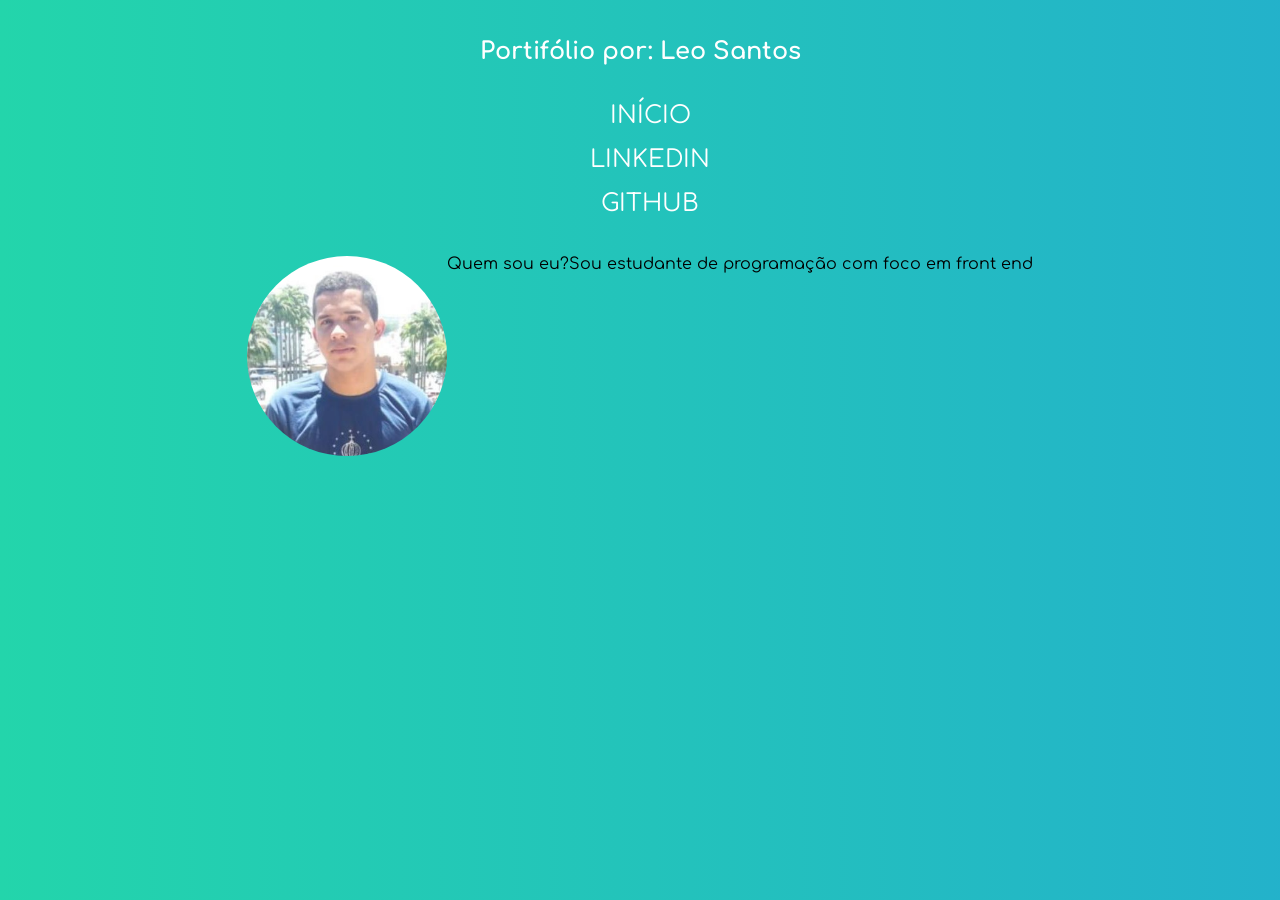
<file: portfolio/index.html>
<!DOCTYPE html>
<html lang="pt-br">
<head>
    <meta charset="UTF-8">
    <meta name="viewport" content="width=device-width, initial-scale=1.0">
    <title>Portifólio - Leo</title>
    <link href="https://fonts.googleapis.com/css2?family=Comfortaa&display=swap" rel="stylesheet">
    <link rel="stylesheet" href="./css/reset.css">
    <link rel="stylesheet" href="./css/base.css">
    <link rel="stylesheet" href="./css/header.css">
    <link rel="stylesheet" href="./css/content.css">
</head>
<body>

    <header class="header">
        <h1 class="name">Portifólio por: Leo Santos</h1>
        <nav>
            <ul class="social-media">
                <li><a href="#" class="action">Início</a></li>
                <li><a href="#" class="action">Linkedin</a></li>
                <li><a href="#" class="action">Github</a></li>
            </ul>
        </nav>
    </header>

    <main class="content">
        <img src="./img/profile.jpg" alt="Minha foto">
        <h2>Quem sou eu?</h2>
        <p>Sou estudante de programação com foco em front end</p>
    </main>
    
</body>
</html>
</file>
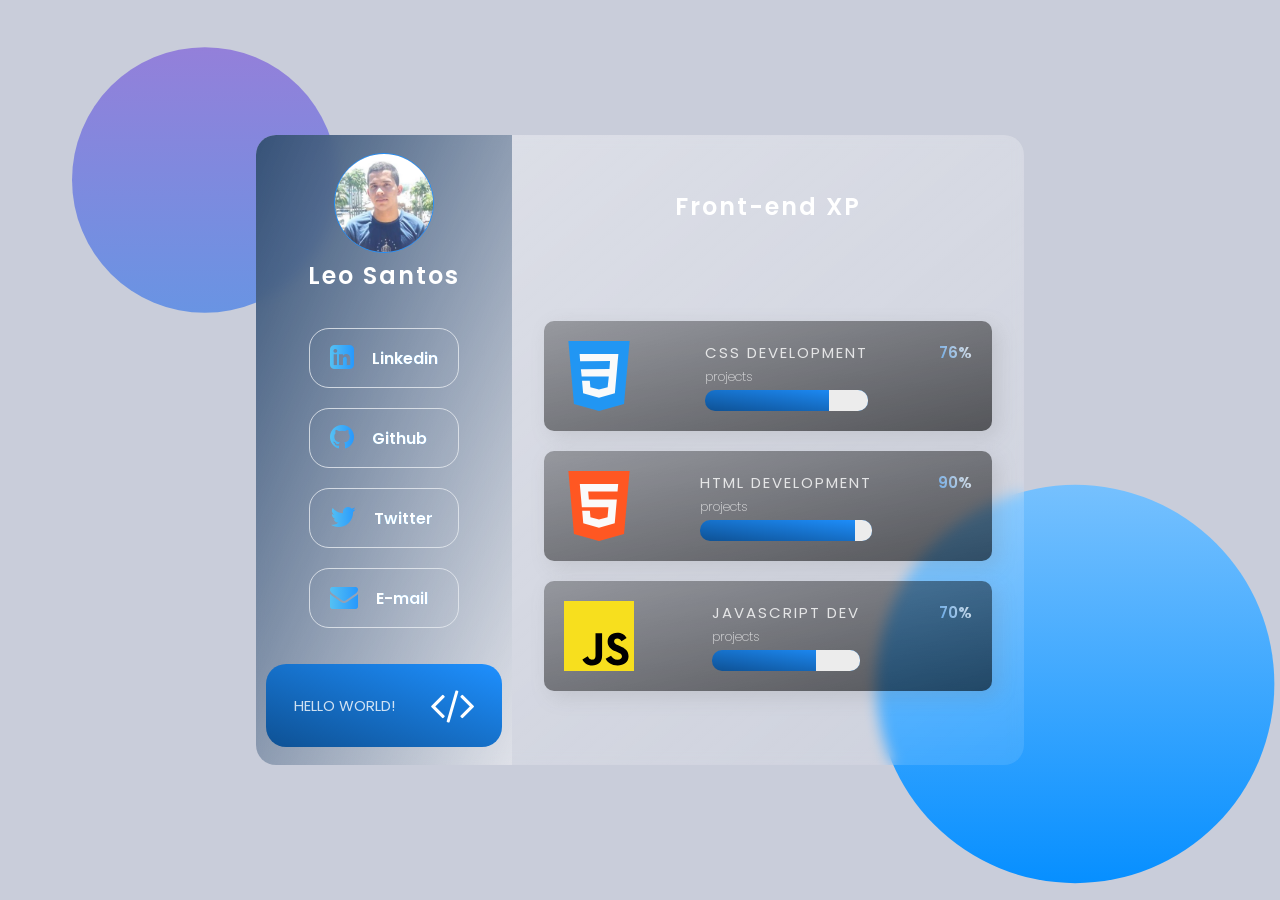
<file: src/index.html>
<!DOCTYPE html>
<html lang="en">
  <head>
    <meta charset="UTF-8" />
    <link rel="stylesheet" href="css/style.css" />
    <link
      rel="stylesheet"
      href="https://stackpath.bootstrapcdn.com/font-awesome/4.7.0/css/font-awesome.min.css"
      integrity="sha384-wvfXpqpZZVQGK6TAh5PVlGOfQNHSoD2xbE+QkPxCAFlNEevoEH3Sl0sibVcOQVnN"
      crossorigin="anonymous"
    />
    <title>Leo Santos</title>
  </head>
  <body>
    <main>
      <section class="glass">
        <div class="dashboard">
          <div class="user">
            <img src="img/profile.jpg" alt="avatar" />
            <h3>Leo Santos</h3>
            <!-- <p>Cool Front-Dev</p> -->
          </div>

          <div class="links">
            <ul>
              <li class="link">
                <a
                  href="https://www.linkedin.com/in/leonardosant02"
                  target="_blank"
                  ><i class="fa fa-linkedin-square" aria-hidden="true"></i
                ></a>
                <a href="https://www.linkedin.com/in/leonardosant02" target="_blank" class="social-text">Linkedin</a>
              </li>
              <li class="link">
                <a href="https://github.com/leosantosx" target="_blank"><i class="fa fa-github" aria-hidden="true"></i></a>
                <a href="https://github.com/leosantosx" target="_blank" class="social-text">Github</a>
              </li>
              <li class="link">
                <a href="https://twitter.com/Leo_sant01" target="_blank"
                  ><i class="fa fa-twitter" aria-hidden="true"></i></a>
                  <a href="https://twitter.com/Leo_sant01" target="_blank" class="social-text">Twitter</a>
              </li>
              <li class="link">
                <a href="mailto:leonardosaint748@gmail.com"><i class="fa fa-envelope" aria-hidden="true"></i></a>
                <a href="mailto:leonardosaint748@gmail.com" target="_blank" class="social-text">E-mail</a>
              </li>
            </ul>
          </div>

          <div class="pro">
            <h2>Hello World!</h2>
            <a href="#"><i class="fa fa-code" aria-hidden="true"></i></a>
          </div>
        </div>

        <div class="codes">
          <div class="status">
            <h1>Front-end XP</h1>
          </div>

          <ul class="cards">
            <li class="card">
              <img src="img/css.svg" alt="css" />
              <div class="card-info">
                <h2>CSS Development</h2>
                <p>projects</p>
                <div class="progress css"></div>
              </div>
              <h2 class="percentage">76%</h2>
            </li>

            <li class="card">
              <img src="img/html-5.svg" alt="css" />
              <div class="card-info">
                <h2>HTML Development</h2>
                <p>projects</p>
                <div class="progress html"></div>
              </div>
              <h2 class="percentage">90%</h2>
            </li>

            <li class="card">
              <img src="img/javascript.svg" alt="css" />
              <div class="card-info">
                <h2>Javascript Dev</h2>
                <p>projects</p>
                <div class="progress js"></div>
              </div>
              <h2 class="percentage">70%</h2>
            </li>
          </ul>
        </div>
      </section>
    </main>

    <script src="js/vanilla-tilt.js"></script>
    <script>
      VanillaTilt.init(document.querySelector(".glass"), {
        max: 10,
        speed: 500,
      });
    </script>
  </body>
</html>
</file>
<file: portfolio/css/base.css>
body{
    font-family: 'Comfortaa', cursive, sans-serif;
}

body {
	background: linear-gradient(-90deg, #ee7752, #e73c7e, #23a6d5, #23d5ab);
	background-size: 400% 400%;
    animation: gradient 15s ease infinite;
}

@keyframes gradient {
	0% {
		background-position: 0% 50%;
	}
	50% {
		background-position: 100% 50%;
	}
	100% {
		background-position: 0% 50%;
	}
}
</file>
<file: portfolio/css/header.css>
.header{
    /* background-color: #6b77ad; */
    color: #fff;
    padding: 2.5rem;
    font-size: 1.5rem;
    display: flex;
    flex-direction: column;
    text-align: center;
}

.header .name{
    font-weight: bold;
    margin-bottom: 20px;
}
.social-media li{
    margin-top: 20px;
    margin-left: 20px;
    text-transform: uppercase;
    transition: .5s transform;
}

.social-media li:hover{
    transform: scale(1.2);
}
.social-media .action{
    color: inherit;
    text-decoration: none;
}
</file>
<file: portfolio/css/content.css>
.content{
    display: flex;
    justify-content: center;
}

.content img{
    border-radius: 50%;
    width: 200px;
    height: 200px;
    object-fit: cover;
    transition: 1s transform;
}

.content img:hover{
    transform: scale(1.5);
}
</file>
<file: src/css/style.css>
@import url("https://fonts.googleapis.com/css2?family=Poppins:wght@100;200;300;400;500;600;700;800&display=swap");

* {
  margin: 0;
  padding: 0;
  box-sizing: border-box;
  text-decoration: none;
  list-style: none;
}

html {
  font-size: 62.5%;
  font-family: "Poppins", sans-serif;
}

h1,
h3 {
  color: #fff;
  font-weight: 600;
  font-size: 2.4rem;
  letter-spacing: 2px;
}

h2,
p {
  color: #fff;
  font-weight: 500;
  opacity: 0.8;
}

main {
  min-height: 100vh;
  background: #c9cdda;
  display: flex;
  align-items: center;
  justify-content: center;
}

main::before {
  content: "";
  position: absolute;
  top: 0;
  left: 0;
  width: 100%;
  height: 100%;
  background: linear-gradient(#fdfdfd, #028dff);
  clip-path: circle(18% at 84% 76%);
}

main::after {
  content: "";
  position: absolute;
  top: 0;
  left: 0;
  width: 100%;
  height: 100%;
  background: linear-gradient(#9b7cd8, rgb(11, 193, 248));
  clip-path: circle(12% at 16% 20%);
}

.user img {
  height: 100px;
  width: 100px;
  border-radius: 50%;
  border: 1px solid #1e90ff;
  object-fit: cover;
}

.user p {
  font-size: 16px;
  font-weight: 200;
  text-transform: uppercase;
  letter-spacing: 2px;
}

.glass {
  background: #fff;
  background: linear-gradient(
    to right bottom,
    rgba(255, 255, 255, 0.4),
    rgba(255, 255, 255, 0.1)
  );
  backdrop-filter: blur(0.7rem);
  -webkit-backdrop-filter: blur(2rem);
  border-radius: 2rem;
  height: 70vh;
  width: 60%;
  z-index: 2;
  display: flex;
}

.dashboard {
  flex: 1;
  display: flex;
  flex-direction: column;
  align-items: center;
  justify-content: space-around;
  text-align: center;
  padding: 1rem;
  background: linear-gradient(
    to right bottom,
    rgb(54, 82, 119),
    rgba(247, 247, 247, 0.3)
  );
  border-radius: 2rem 0 0 2rem;
}

.link {
  display: flex;
  margin: 2rem 0;
  padding: 8px 20px;
  align-items: center;
  cursor: pointer;
  border: 1px solid rgba(232, 236, 241, 0.8);
  border-radius: 2rem;
}

.link:hover {
  background: #242424;
}

.link h2 {
  padding: 2rem;
}

.link a {
  font-size: 28px;
  background: linear-gradient(to right, #55c1f3, #1e90ff 120%);
  -webkit-background-clip: text;
  -webkit-text-fill-color: transparent;
}

a.social-text {
  margin-left: 18px;
  font-size: 16px;
  font-weight: 600;
  -webkit-text-fill-color: #fff;
}

.codes {
  flex: 2;
}

.pro {
  background: linear-gradient(to right top, #0e5194, #1e90ff);
  border-radius: 2rem;
  color: #fff;
  padding: 1rem;
  display: flex;
  justify-content: space-around;
  align-items: center;
  width: 100%;
}

.pro a {
  display: block;
  font-size: 42px;
  color: #fff;
  cursor: default;
}

.pro h2 {
  color: #fff;
  font-weight: 400;
  text-transform: uppercase;
  pointer-events: none;
}

.status {
  margin-bottom: 1rem;
  width: 90%;
  text-align: center;
}

.status input {
  background: linear-gradient(
    to right bottom,
    rgba(255, 255, 255, 0.7),
    rgba(255, 255, 255, 0.3)
  );
  border: none;
  outline: none;
  width: 50%;
  padding: 0.01rem;
  border-radius: 2rem;
}

.codes {
  display: flex;
  flex-direction: column;
  justify-content: space-around;
  align-items: center;
  margin: 2rem;
}

.cards {
  width: 95%;
}

.card {
  display: flex;
  background: linear-gradient(
    to left top,
    rgba(0, 0, 0, 0.6),
    rgba(0, 0, 0, 0.3)
  );
  border-radius: 1rem;
  box-shadow: 6px 6px 20px rgba(122, 122, 122, 0.2);
  margin: 2rem 0;
  padding: 2rem;
  justify-content: space-between;
}

.card img {
  height: 70px;
}

.card-info h2 {
  font-weight: 400;
  text-transform: uppercase;
  letter-spacing: 2px;
  margin-bottom: 4px;
  pointer-events: none;
}

.card-info p {
  margin-bottom: 4px;
  font-size: 12.7px;
  font-weight: 200;
  pointer-events: none;
}

.progress {
  position: relative;
  background: linear-gradient(to right top, #0e5194, #1e90ff);
  width: 100%;
  height: 30%;
  border-radius: 1rem;
  overflow: hidden;
}

.css::after {
  content: '';
  position: absolute;
  background: rgb(236, 236, 236);
  width: 100%;
  height: 100%;
  border-radius: 0 0 1rem 0;
  left: 76%;
}

.html::after {
  content: '';
  position: absolute;
  background: rgb(236, 236, 236);
  width: 100%;
  height: 100%;
  border-radius: 0 0 1rem 0;
  left: 90%;
}

.js::after {
  content: '';
  position: absolute;
  background: rgb(236, 236, 236);
  width: 100%;
  height: 100%;
  border-radius: 0 0 1rem 0;
  left: 70%;
}

.percentage {
  font-weight: 600;
  background: linear-gradient(to right top, #1e90ff, #fff);
  background-clip: text;
  -webkit-background-clip: text;
  -webkit-text-fill-color: transparent;
}
</file>
